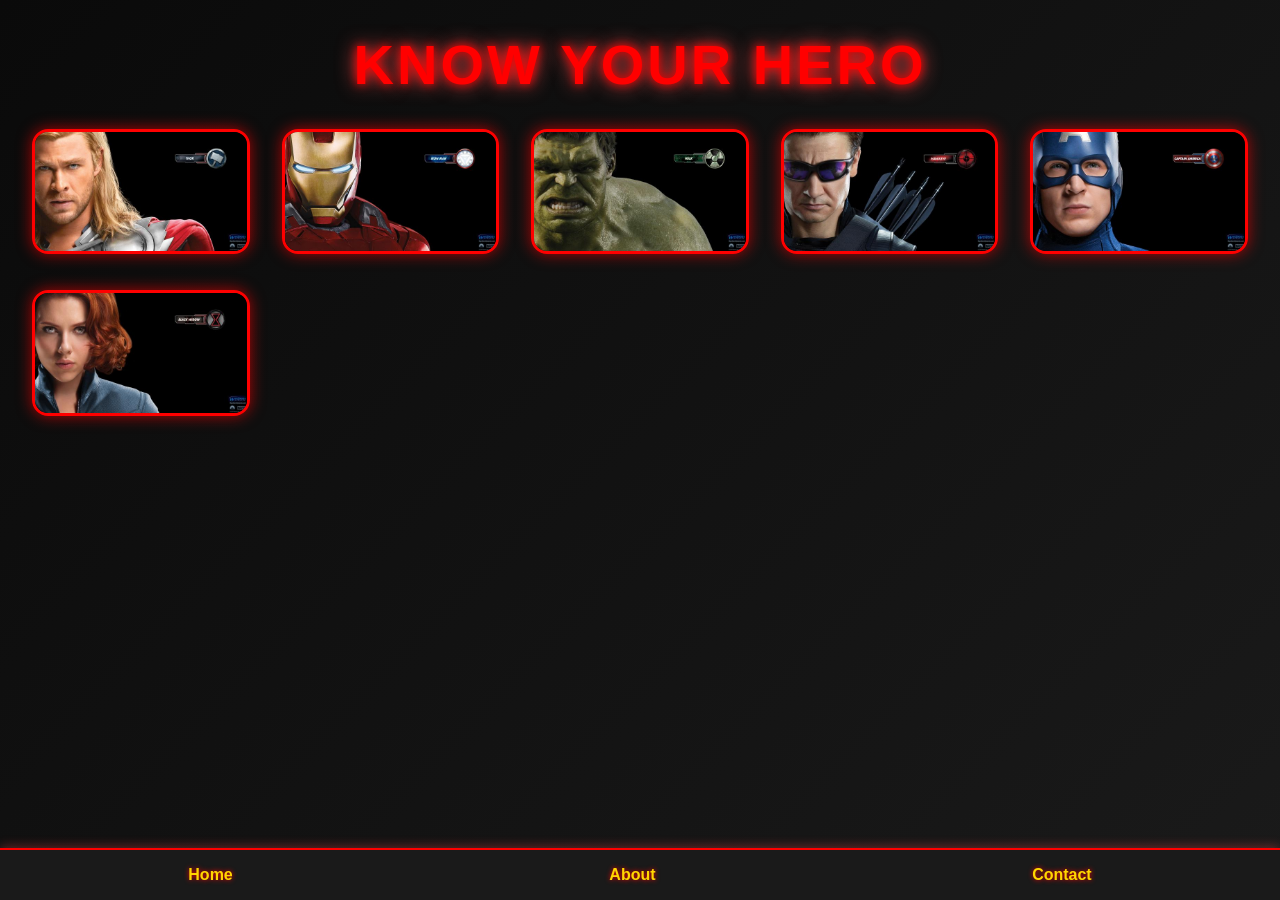
<file: index.html>
<!DOCTYPE html>
<html>
  <head>
    <link rel="stylesheet" href="style.css" />
  </head>
  <body>
    <h1 class="hero-heading">Know Your Hero</h1>
    <div class="gallery">
      <a href="avenger-1.html">
        <img src="images/avengersImages (1)/avengers_01.jpg"
      /></a>
      <a href="avenger-2.html"
        ><img src="images/avengersImages (1)/avengers_02.jpg"
      /></a>
      <a href="avenger-3.html"
        ><img src="images/avengersImages (1)/avengers_03.jpg"
      /></a>
      <a href="avenger-4.html"
        ><img src="images/avengersImages (1)/avengers_04.jpg"
      /></a>
      <a href="avenger-5.html"
        ><img src="images/avengersImages (1)/avengers_05.jpg"
      /></a>
      <a href="avenger-6.html"
        ><img src="images/avengersImages (1)/avengers_06.jpg"
      /></a>
    </div>
    <footer class="bottom-nav">
      <a href="index.html">Home</a>
      <a href="about.html">About</a>
      <a href="contact.html">Contact</a>
    </footer>
  </body>
</html>
</file>
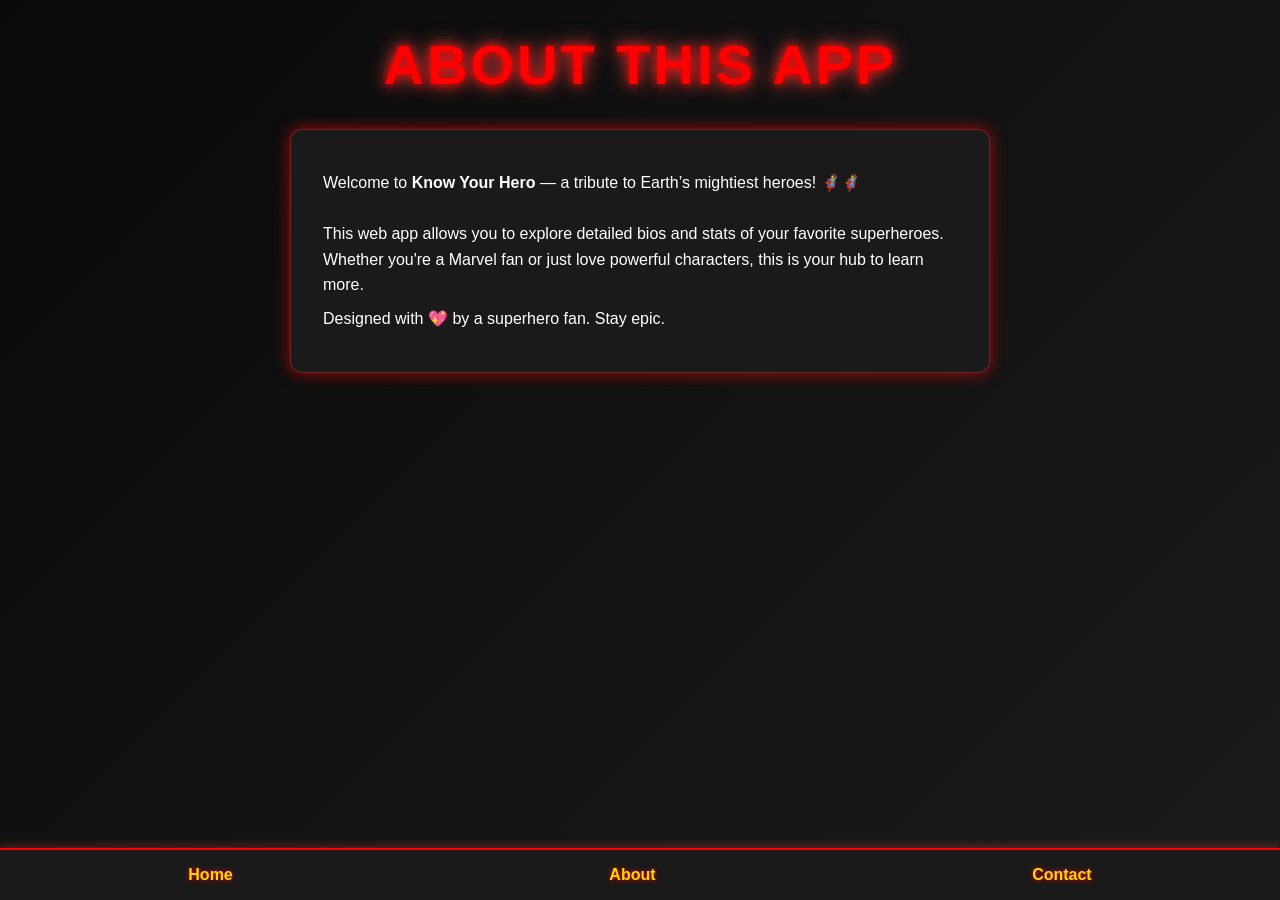
<file: about.html>
<!DOCTYPE html>
<html lang="en">
  <head>
    <meta charset="UTF-8" />
    <title>About | Know Your Hero</title>
    <link rel="stylesheet" href="style.css" />
  </head>
  <body>
    <h1 class="hero-heading">About This App</h1>

    <div class="about-content">
      <p>
        Welcome to <strong>Know Your Hero</strong> — a tribute to Earth’s
        mightiest heroes! 🦸‍♂️🦸‍♀️<br /><br />
        This web app allows you to explore detailed bios and stats of your
        favorite superheroes. Whether you're a Marvel fan or just love powerful
        characters, this is your hub to learn more.
      </p>
      <p>Designed with 💖 by a superhero fan. Stay epic.</p>
    </div>
    <footer class="bottom-nav">
      <a href="index.html"> Home</a>
      <a href="about.html"> About</a>
      <a href="contact.html">Contact</a>
    </footer>
  </body>
</html>
</file>
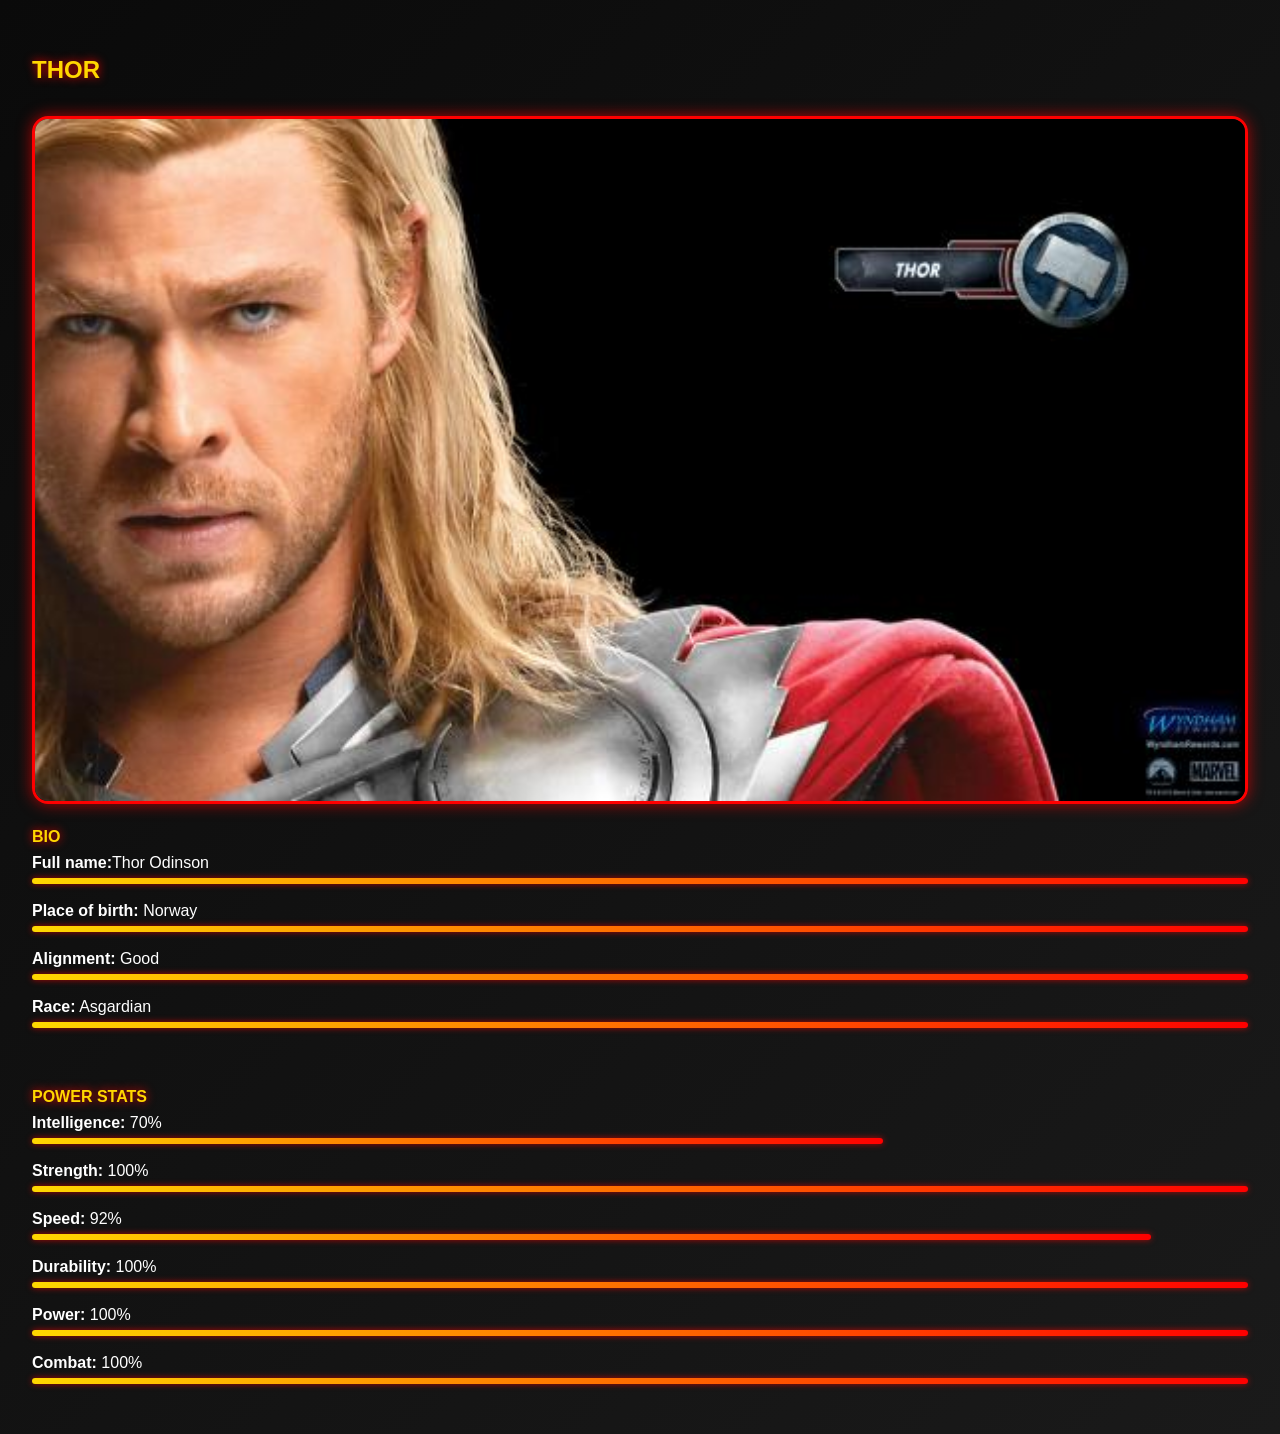
<file: avenger-1.html>
<!DOCTYPE html>
<html>
  <head>
    <link rel="stylesheet" href="style.css" />
  </head>
  <body>
    <h2>Thor</h2>
    <div class="gallery">
      <img src="images/avengersImages (1)/avengers_01.jpg" />
    </div>
    <h4>Bio</h4>
    <p><b>Full name:</b>Thor Odinson</p>
    <p><b>Place of birth:</b> Norway</p>
    <p><b>Alignment:</b> Good</p>
    <p><b>Race:</b> Asgardian</p>
    <br />
    <h4>Power Stats</h4>
    <p style="--stat: 70"><b>Intelligence:</b> 70%</p>
    <p style="--stat: 100"><b>Strength:</b> 100%</p>
    <p style="--stat: 92"><b>Speed:</b> 92%</p>
    <p style="--stat: 100"><b>Durability:</b> 100%</p>
    <p style="--stat: 100"><b>Power:</b> 100%</p>
    <p style="--stat: 100"><b>Combat:</b> 100%</p>
  </body>
</html>
</file>
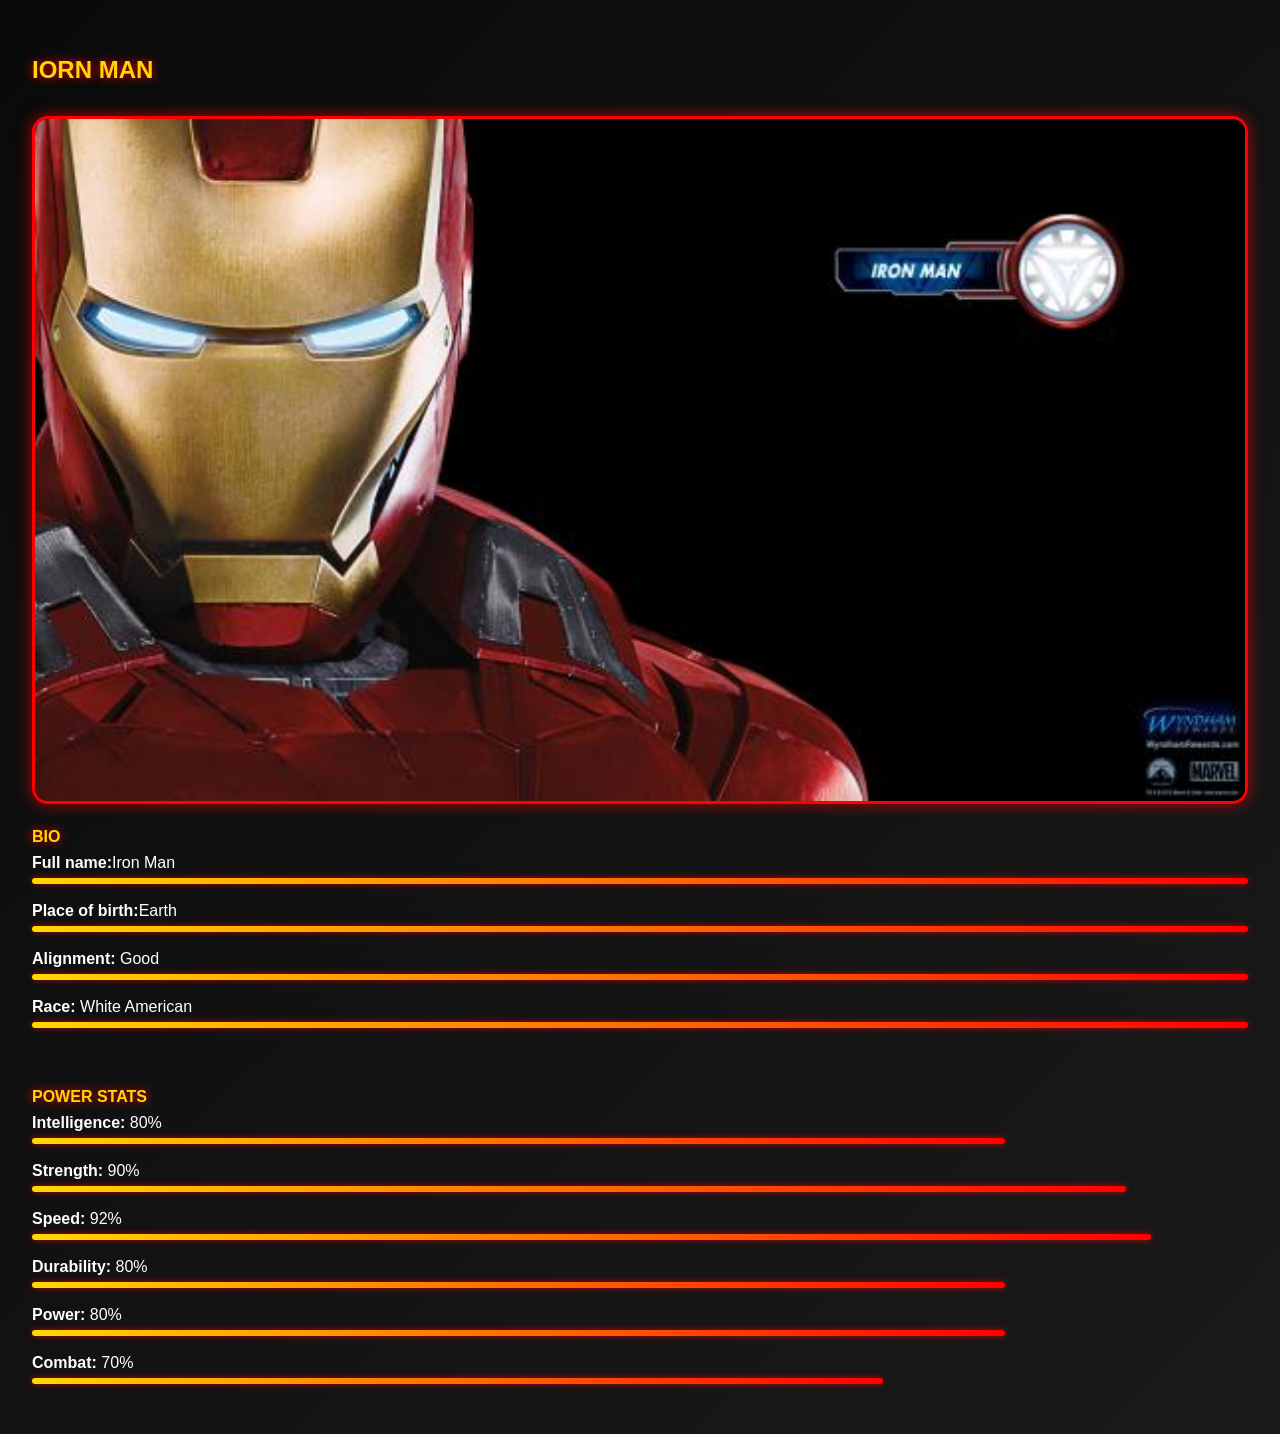
<file: avenger-2.html>
<!DOCTYPE html>
<html>
  <head>
    <link rel="stylesheet" href="style.css" />
  </head>
  <body>
    <h2>Iorn Man</h2>
    <div class="gallery">
      <img src="images/avengersImages (1)/avengers_02.jpg" />
    </div>
    <h4>Bio</h4>
    <p><b>Full name:</b>Iron Man</p>
    <p><b>Place of birth:</b>Earth</p>
    <p><b>Alignment:</b> Good</p>
    <p><b>Race:</b> White American</p>
    <br />
    <h4>Power Stats</h4>
    <p style="--stat: 80"><b>Intelligence:</b> 80%</p>
    <p style="--stat: 90"><b>Strength:</b> 90%</p>
    <p style="--stat: 92"><b>Speed:</b> 92%</p>
    <p style="--stat: 80"><b>Durability:</b> 80%</p>
    <p style="--stat: 80"><b>Power:</b> 80%</p>
    <p style="--stat: 70"><b>Combat:</b> 70%</p>
  </body>
</html>
</file>
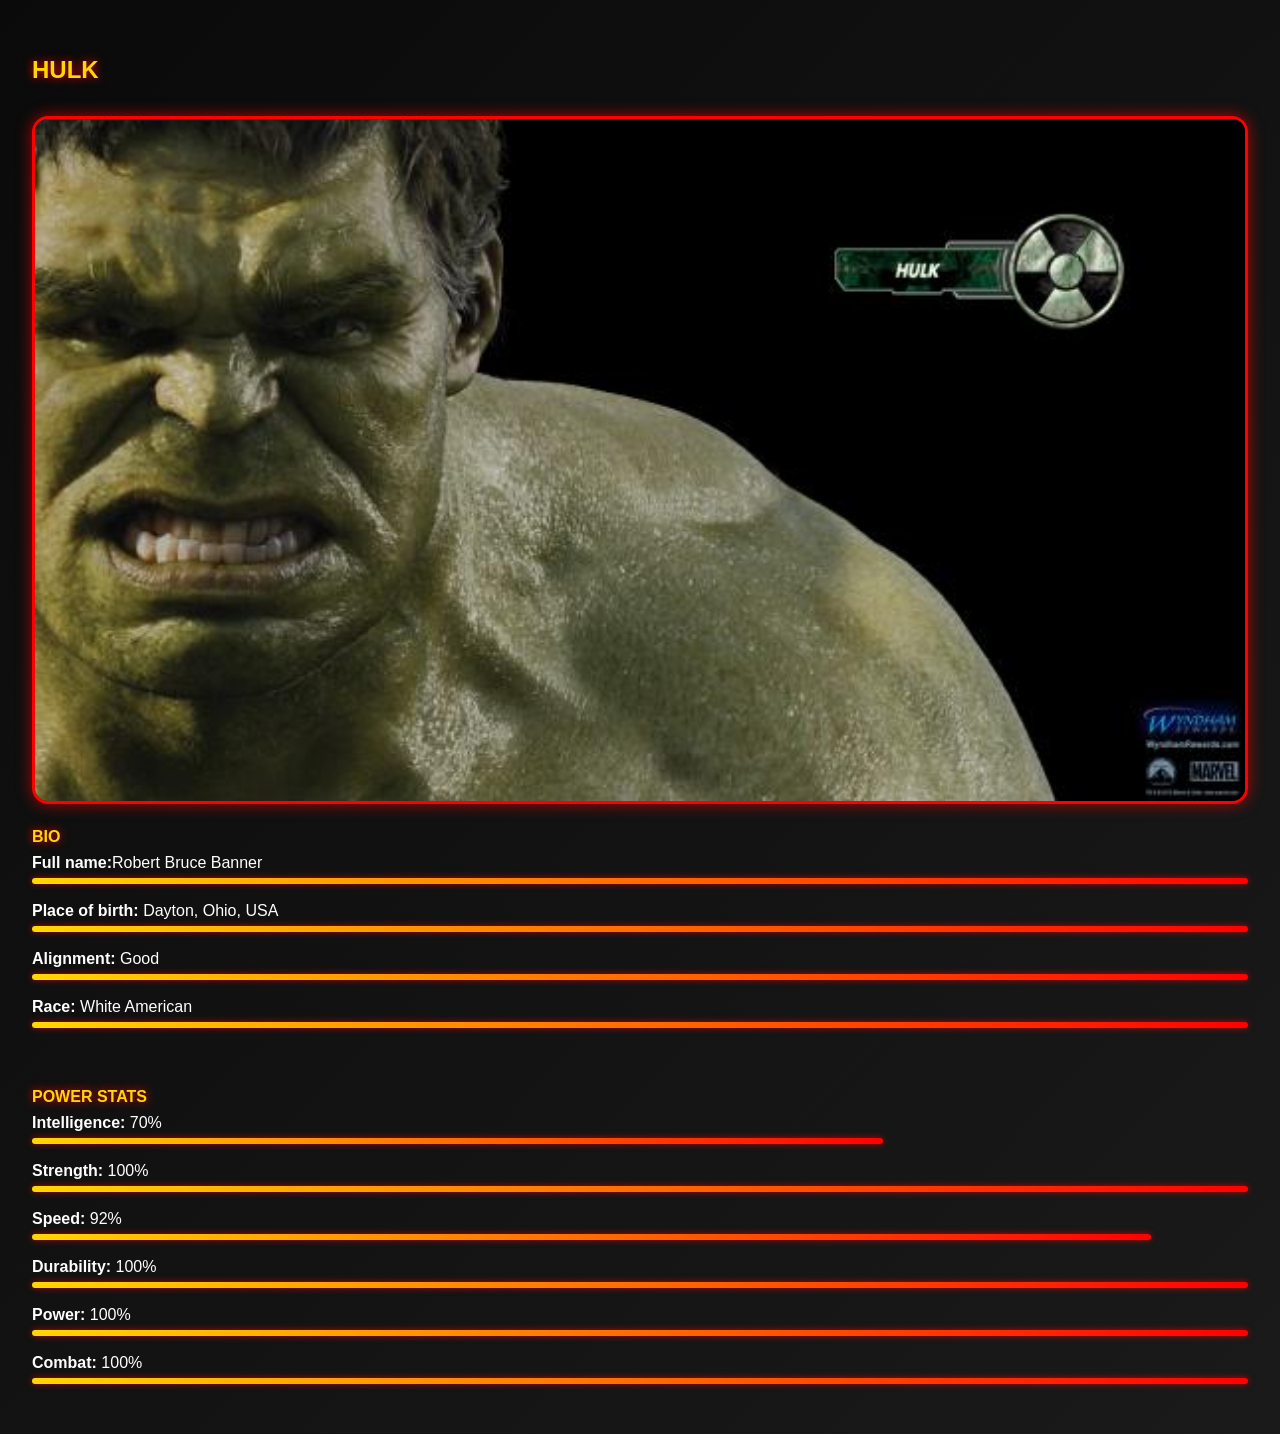
<file: avenger-3.html>
<!DOCTYPE html>
<html>
  <head>
    <link rel="stylesheet" href="style.css" />
  </head>
  <body>
    <h2>Hulk</h2>
    <div class="gallery">
      <img src="images/avengersImages (1)/avengers_03.jpg" />
    </div>
    <h4>Bio</h4>
    <p><b>Full name:</b>Robert Bruce Banner</p>
    <p><b>Place of birth:</b> Dayton, Ohio, USA</p>
    <p><b>Alignment:</b> Good</p>
    <p><b>Race:</b> White American</p>
    <br />
    <h4>Power Stats</h4>
    <p style="--stat: 70"><b>Intelligence:</b> 70%</p>
    <p style="--stat: 100"><b>Strength:</b> 100%</p>
    <p style="--stat: 92"><b>Speed:</b> 92%</p>
    <p style="--stat: 100"><b>Durability:</b> 100%</p>
    <p style="--stat: 100"><b>Power:</b> 100%</p>
    <p style="--stat: 100"><b>Combat:</b> 100%</p>
  </body>
</html>
</file>
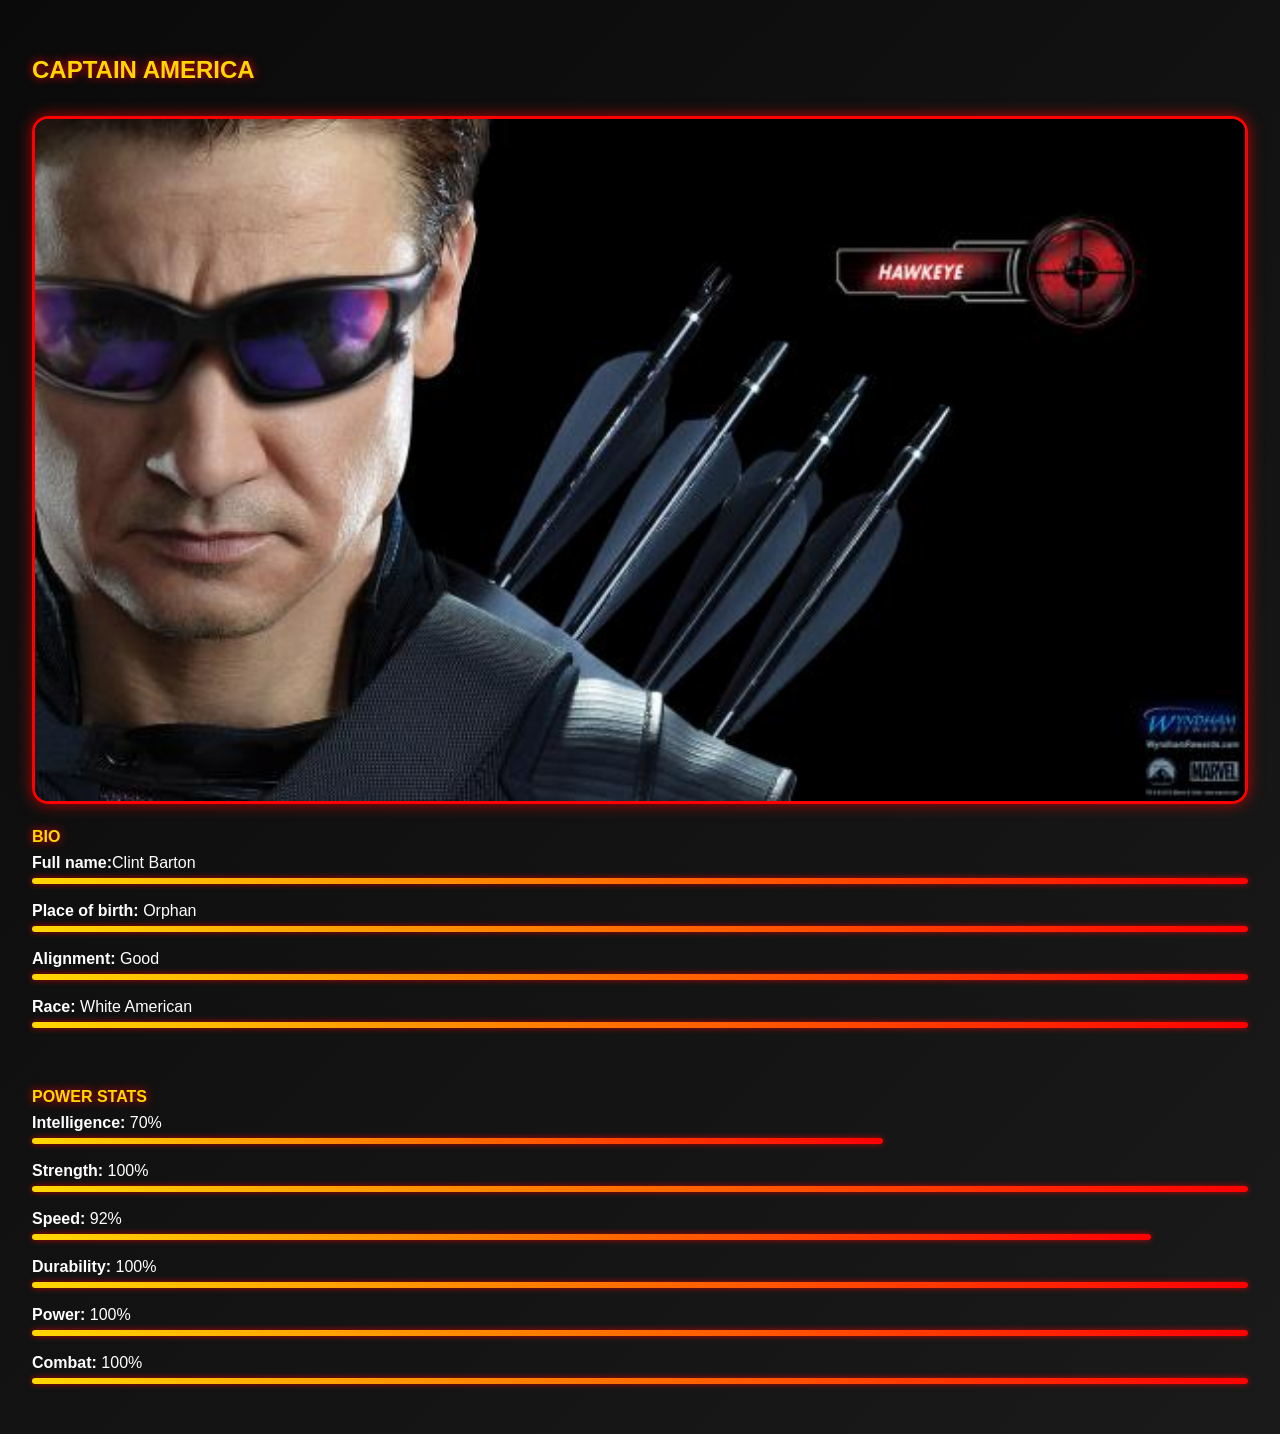
<file: avenger-4.html>
<!DOCTYPE html>
<html>
  <head>
    <link rel="stylesheet" href="style.css" />
  </head>
  <body>
    <h2>Captain America</Caption></h2>
    <div class="gallery">
      <img src="images/avengersImages (1)/avengers_04.jpg" />
    </div>
    <h4>Bio</h4>
    <p><b>Full name:</b>Clint Barton</p>
    <p><b>Place of birth:</b> Orphan</p>
    <p><b>Alignment:</b> Good</p>
    <p><b>Race:</b> White American</p>
    <br />
    <h4>Power Stats</h4>
    <p style="--stat:70"><b>Intelligence:</b> 70%</p>
    <p style="--stat:100"><b>Strength:</b> 100%</p>
    <p style="--stat:92"><b>Speed:</b> 92%</p>
    <p style="--stat:100"><b>Durability:</b> 100%</p>
    <p style="--stat:100"><b>Power:</b> 100%</p>
    <p style="--stat:100"><b>Combat:</b> 100%</p>
    
  </body>
</html>
</file>
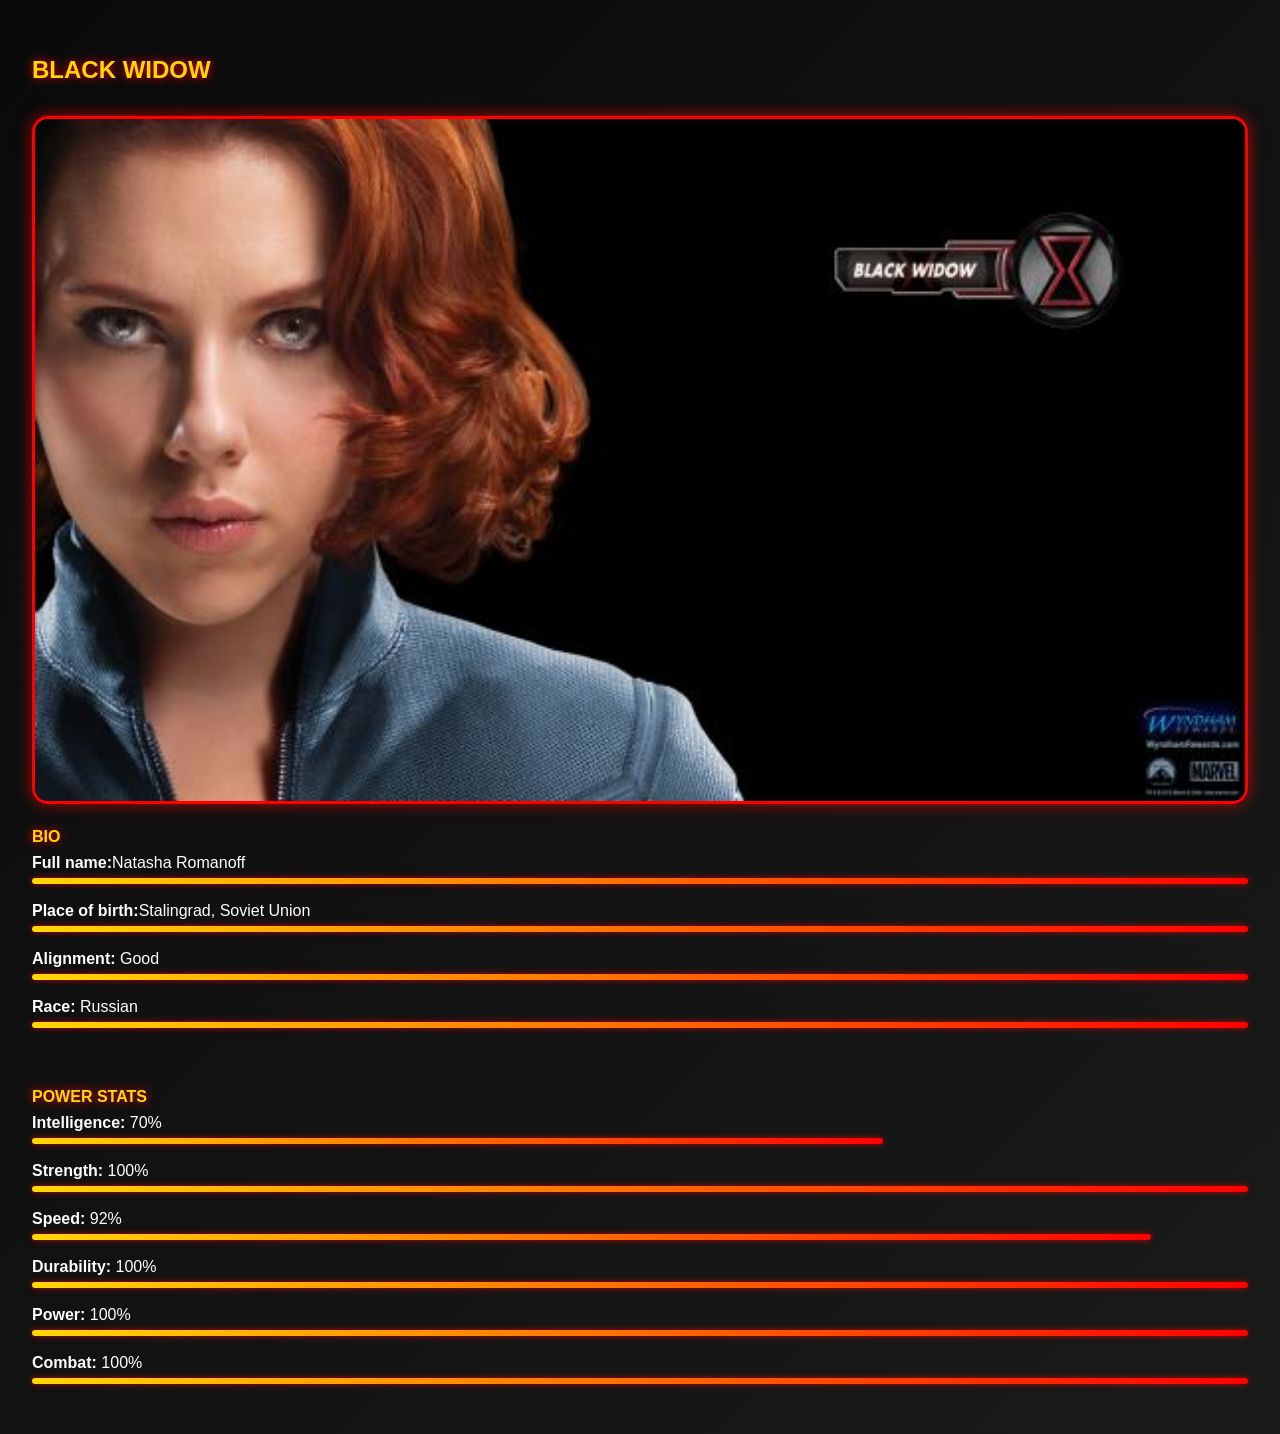
<file: avenger-6.html>
<!DOCTYPE html>
<html>
  <head>
    <link rel="stylesheet" href="style.css" />
  </head>
  <body>
    <h2>Black Widow</h2>
    <div class="gallery">
      <img src="images/avengersImages (1)/avengers_06.jpg" />
    </div>
    <h4>Bio</h4>
    <p><b>Full name:</b>Natasha Romanoff</p>
    <p><b>Place of birth:</b>Stalingrad, Soviet Union</p>
    <p><b>Alignment:</b> Good</p>
    <p><b>Race:</b> Russian</p>
    <br />
    <h4>Power Stats</h4>
    <p style="--stat: 70"><b>Intelligence:</b> 70%</p>
    <p style="--stat: 100"><b>Strength:</b> 100%</p>
    <p style="--stat: 92"><b>Speed:</b> 92%</p>
    <p style="--stat: 100"><b>Durability:</b> 100%</p>
    <p style="--stat: 100"><b>Power:</b> 100%</p>
    <p style="--stat: 100"><b>Combat:</b> 100%</p>
  </body>
</html>
</file>
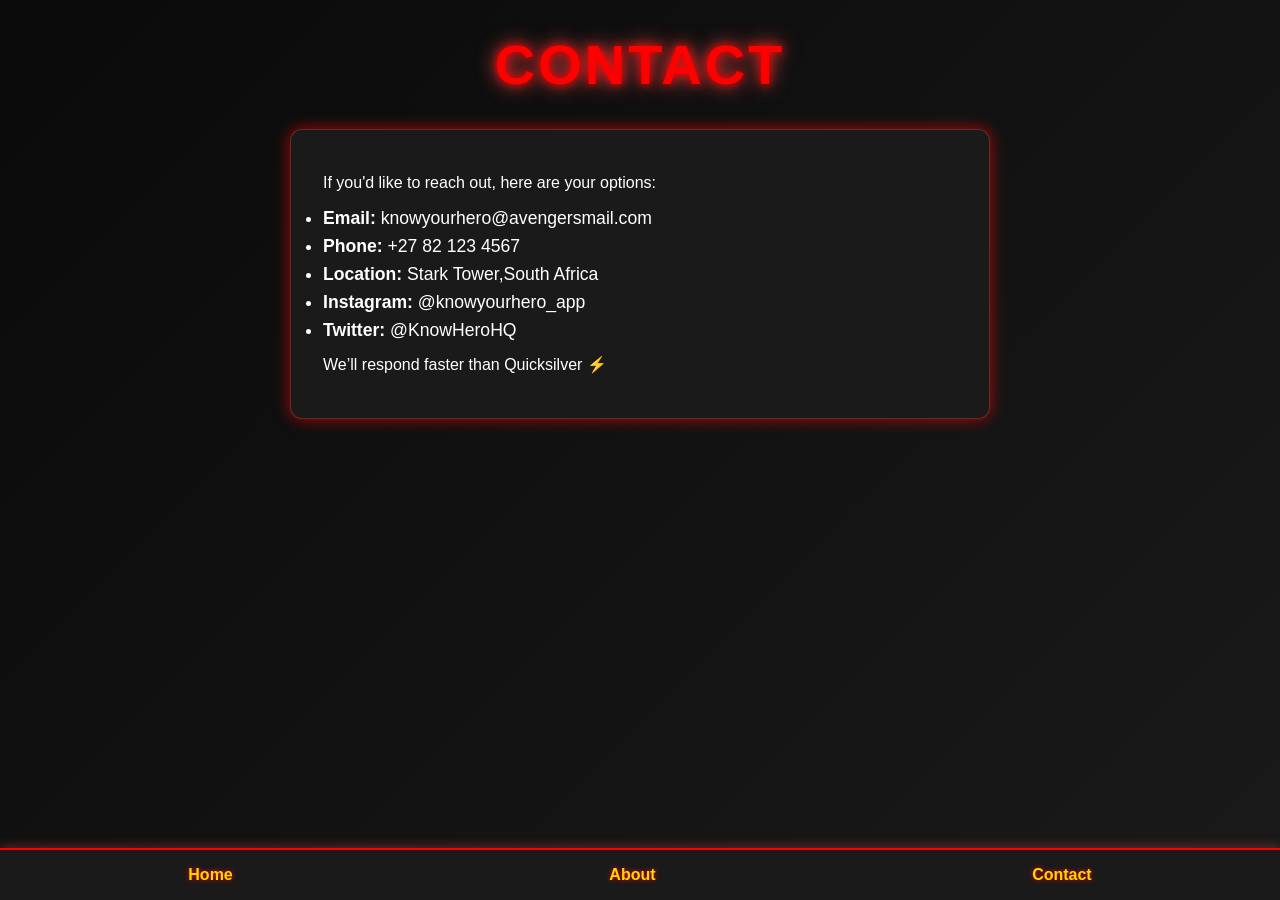
<file: contact.html>
<!DOCTYPE html>
<html lang="en">
  <head>
    <meta charset="UTF-8" />
    <title>Contact | Know Your Hero</title>
    <link rel="stylesheet" href="style.css" />
  </head>
  <body>
    <h1 class="hero-heading">Contact</h1>

    <div class="contact-content">
      <p>If you'd like to reach out, here are your options:</p>

      <ul class="contact-info">
        <li><strong>Email:</strong> knowyourhero@avengersmail.com</li>
        <li><strong>Phone:</strong> +27 82 123 4567</li>
        <li><strong>Location:</strong> Stark Tower,South Africa</li>
        <li><strong>Instagram:</strong> @knowyourhero_app</li>
        <li><strong>Twitter:</strong> @KnowHeroHQ</li>
      </ul>

      <p>We’ll respond faster than Quicksilver ⚡</p>
    </div>
    <footer class="bottom-nav">
      <a href="index.html"> Home</a>
      <a href="about.html"> About</a>
      <a href="contact.html"> Contact</a>
    </footer>
  </body>
</html>
</file>
<file: style.css>
.gallery img {
    width: 100%;
    
  }
  /* Heading Style */
.hero-heading {
  font-size: 3.5rem;
  text-align: center;
  color: #ff0000;
  margin-bottom: 2rem;
  text-shadow: 0 0 10px #ff0000, 0 0 20px #ff4d4d;
  animation: pulseGlow 2s ease-in-out infinite alternate;
  text-transform: uppercase;
  letter-spacing: 3px;
}

/* Gallery Grid Centering */
.centered-gallery {
  max-width: 1200px;
  margin: 0 auto;
  display: grid;
  grid-template-columns: repeat(auto-fit, minmax(180px, 1fr));
  gap: 2rem;
  justify-content: center;
}

@keyframes pulseGlow {
  0% {
    text-shadow: 0 0 8px #ff0000;
  }
  100% {
    text-shadow: 0 0 20px #ff0000, 0 0 35px #ff4d4d;
  }
}

  /* 1. General Reset */
* {
  margin: 0;
  padding: 0;
  box-sizing: border-box;
}

/* 2. Body Styling */
body {
  background: linear-gradient(135deg, #0a0a0a, #1a1a1a);
  color: #ffffff;
  font-family: 'Orbitron', sans-serif;
  padding: 2rem;
  min-height: 100vh;
}

/* 3. Gallery Grid for Index */
.gallery {
  display: grid;
  grid-template-columns: repeat(auto-fit, minmax(200px, 1fr));
  gap: 2rem;
  margin-top: 2rem;
}

/* 4. Gallery Image Styling */
.gallery img {
  width: 100%;
  border-radius: 16px;
  border: 3px solid #ff0000;
  box-shadow: 0 0 15px #ff0000aa;
  transition: transform 0.3s ease, box-shadow 0.3s ease;
}

.gallery img:hover {
  transform: scale(1.05);
  box-shadow: 0 0 25px #ffd700, 0 0 35px #ff0000;
}

/* 5. Headings */
h2, h4 {
  text-transform: uppercase;
  text-shadow: 0 0 10px #ff0000;
  color: #ffd700;
  margin-top: 1.5rem;
}

/* 6. Paragraphs */
p {
  margin: 0.5rem 0;
  font-size: 1rem;
}

/* 7. Hero Page Container */
.hero-container {
  max-width: 800px;
  margin: 0 auto;
  background: rgba(255, 255, 255, 0.05);
  border: 1px solid rgba(255, 255, 255, 0.15);
  border-radius: 20px;
  padding: 2rem;
  backdrop-filter: blur(8px);
  box-shadow: 0 0 20px rgba(255, 0, 0, 0.3);
}

/* 8. Hero Image */
.hero-container img {
  width: 100%;
  border-radius: 16px;
  margin-bottom: 1rem;
}

/* 9. Power Stats Bar (Optional Enhancement) */
p:has(b) {
  position: relative;
}

p:has(b)::after {
  content: '';
  display: block;
  height: 5px;
  background: linear-gradient(to right, #ff0000, #ffd700);
  width: calc(var(--stat, 100%) * 1%);
  max-width: 100%;
  border-radius: 4px;
  margin-top: 4px;
}
/* Stat Bars for Power Stats */
p:has(b) {
  position: relative;
  padding-bottom: 10px;
}

p:has(b)::after {
  content: '';
  display: block;
  height: 6px;
  background: linear-gradient(90deg, #ffd700, #ff0000);
  width: calc(var(--stat, 100) * 1%);
  max-width: 100%;
  border-radius: 3px;
  margin-top: 6px;
  box-shadow: 0 0 6px #ff0000aa;
}
.bottom-nav {
  position: fixed;
  bottom: 0;
  left: 0;
  right: 0;
  background: #1a1a1a;
  display: flex;
  justify-content: space-around;
  padding: 1rem 0;
  border-top: 2px solid #ff0000;
  box-shadow: 0 -2px 10px #ff4d4d55;
  z-index: 100;
}

.bottom-nav a {
  color: #ffd700;
  text-decoration: none;
  font-weight: bold;
  font-size: 1rem;
  text-shadow: 0 0 5px #ff0000;
  transition: color 0.3s, transform 0.2s;
}

.bottom-nav a:hover {
  color: #ffffff;
  transform: scale(1.1);
  text-shadow: 0 0 10px #ffd700, 0 0 20px #ff0000;
}
.about-content,
.contact-content {
  max-width: 700px;
  margin: 2rem auto;
  font-size: 1.1rem;
  background: #1a1a1a;
  padding: 2rem;
  border-radius: 12px;
  box-shadow: 0 0 15px #ff0000aa;
  color: #fff;
  line-height: 1.6;
  border: 1px solid #ff4d4d55;
}

.contact-form {
  display: flex;
  flex-direction: column;
  gap: 1rem;
  margin-top: 1rem;
}

.contact-form input,
.contact-form textarea {
  padding: 0.8rem;
  background: #222;
  border: 1px solid #ff0000;
  color: #fff;
  border-radius: 6px;
  font-size: 1rem;
}

.contact-form button {
  background: #ff0000;
  color: #fff;
  padding: 0.8rem;
  font-weight: bold;
  border: none;
  border-radius: 6px;
  cursor: pointer;
  box-shadow: 0 0 10px #ff0000aa;
  transition: background 0.3s;
}

.contact-form button:hover {
  background: #cc0000;
}
</file>
